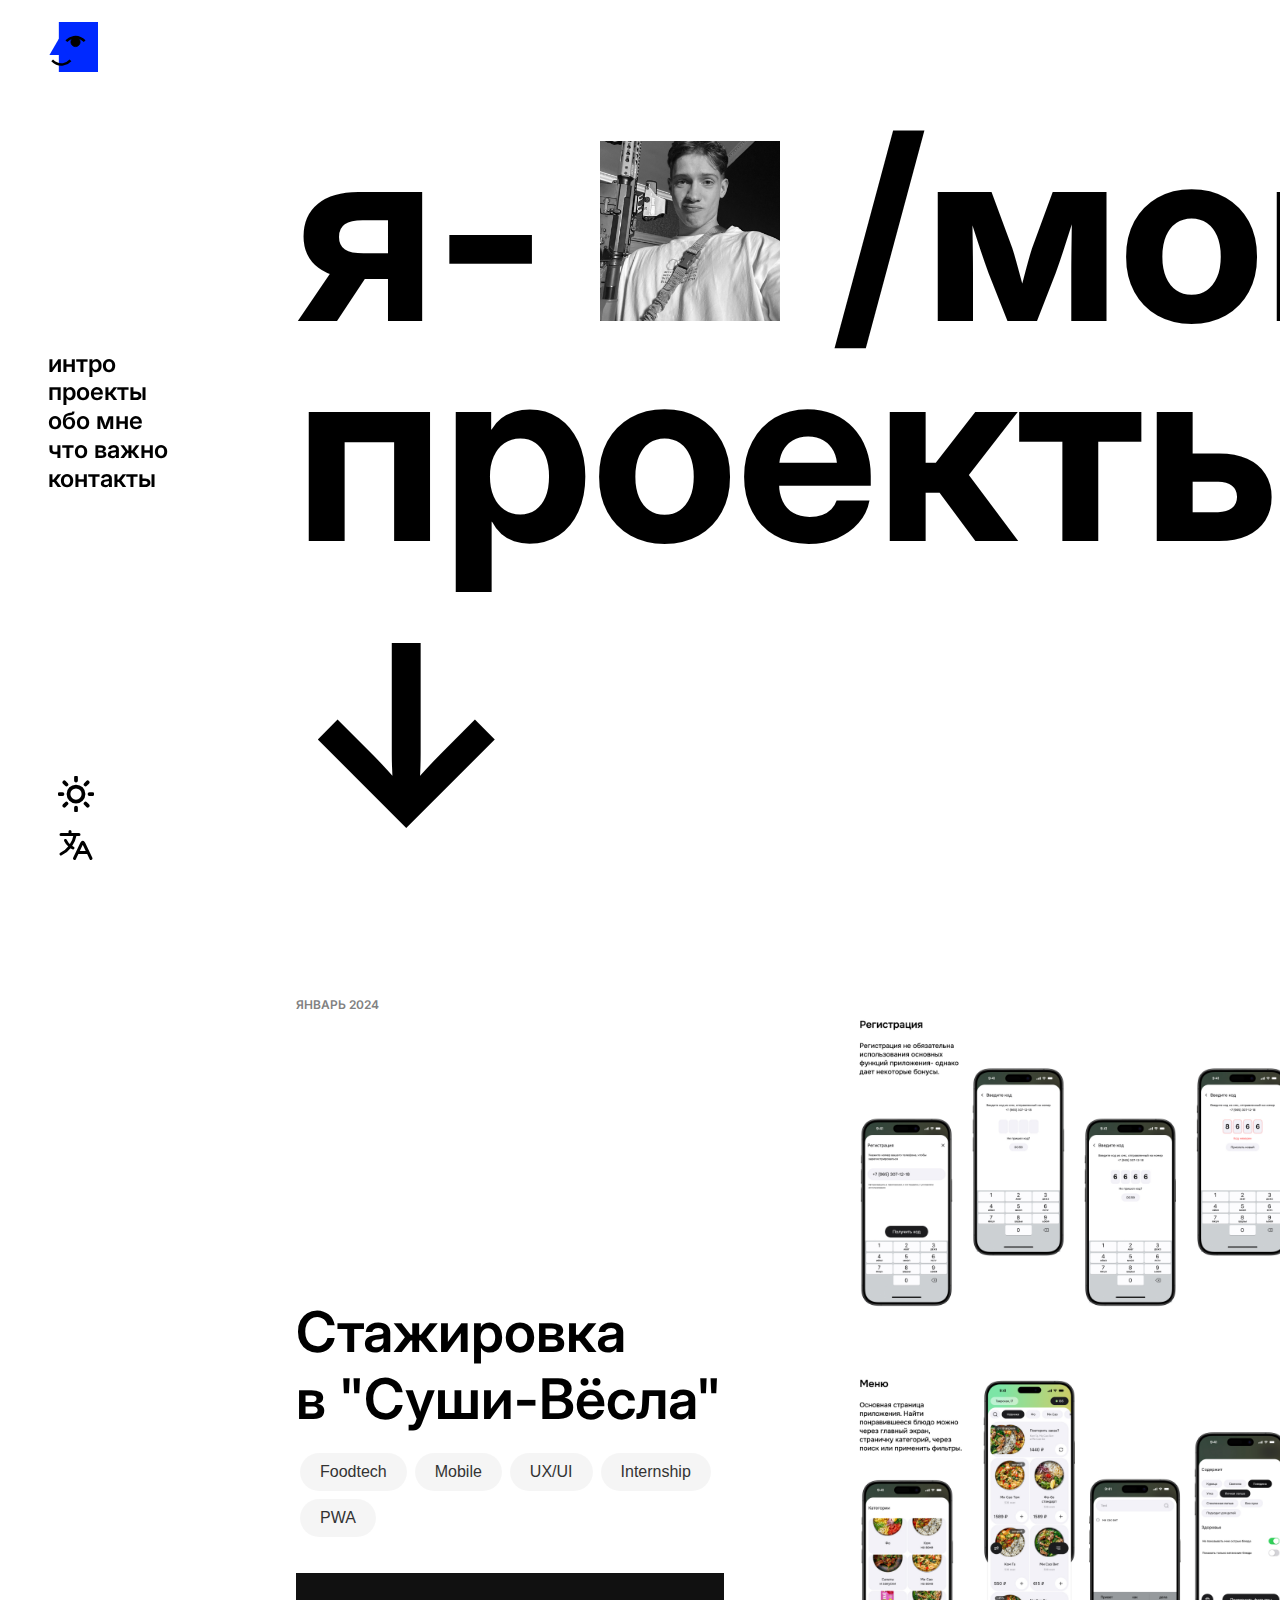
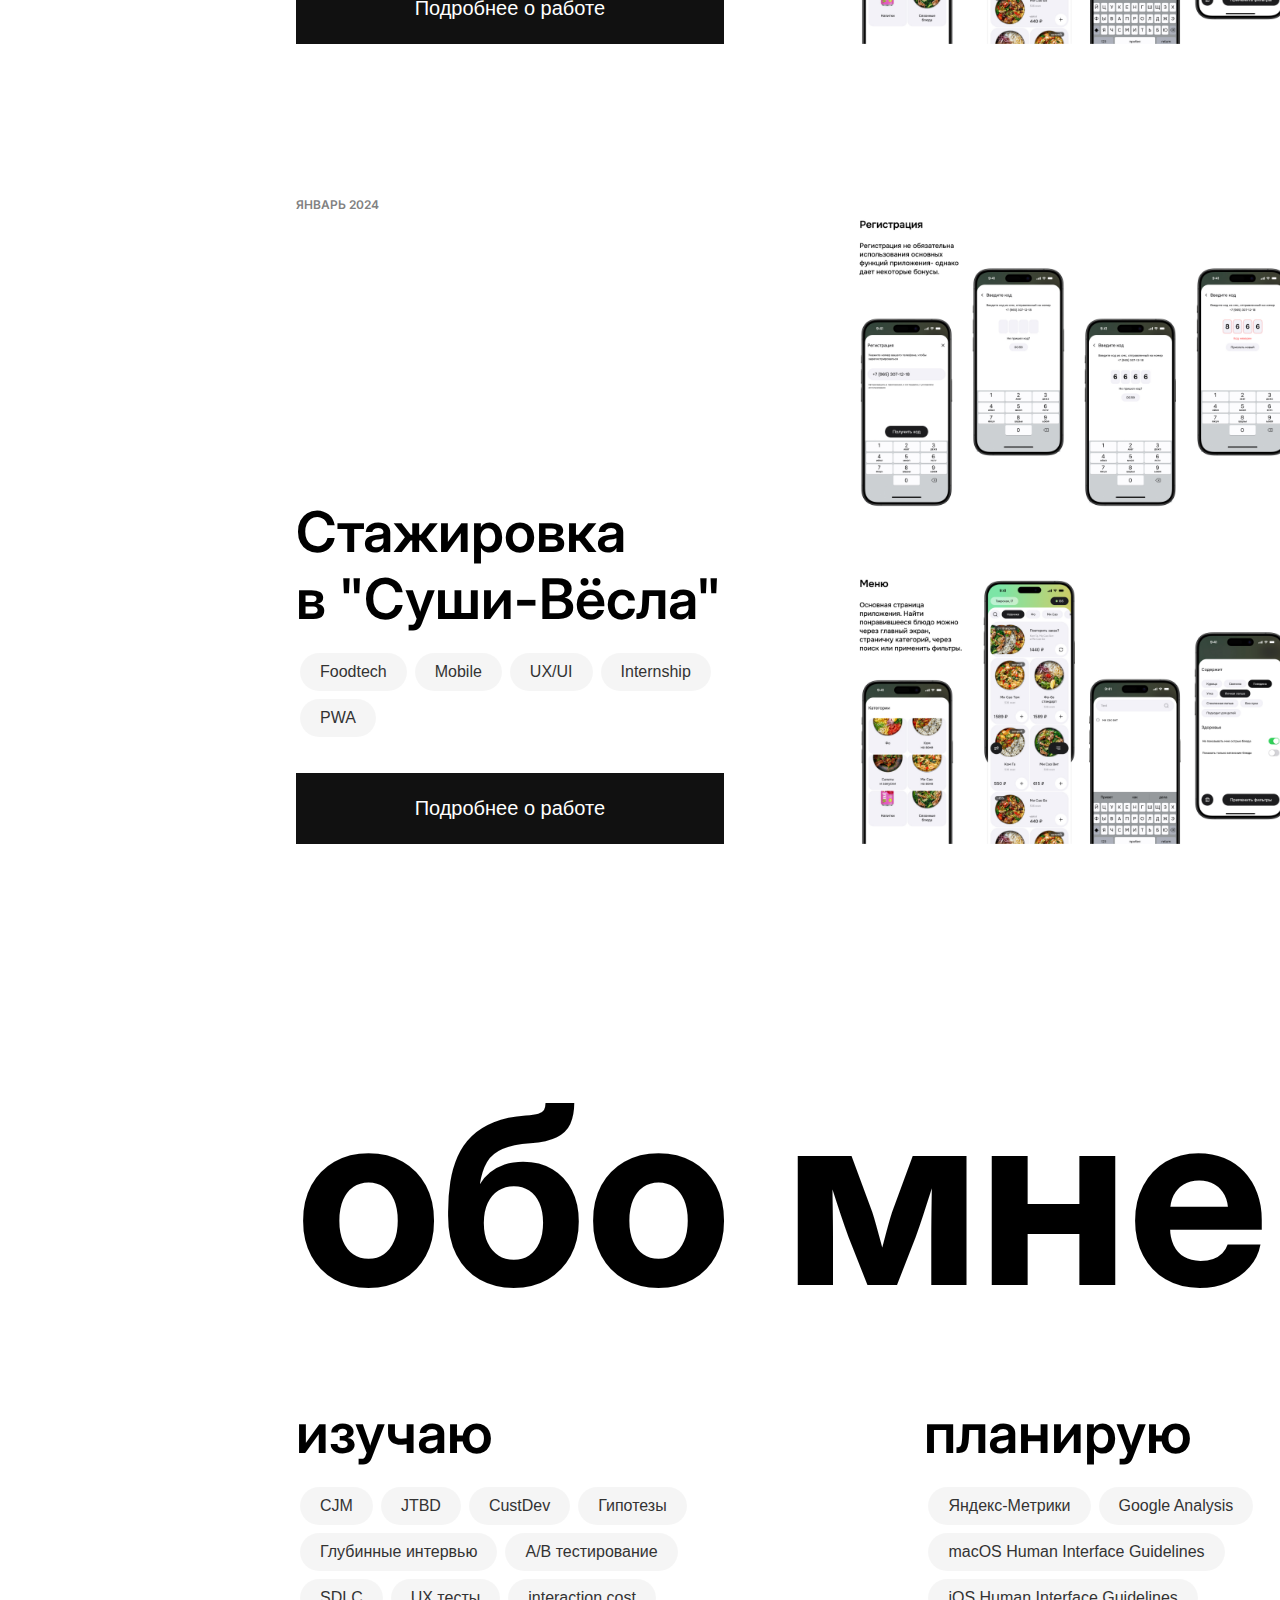
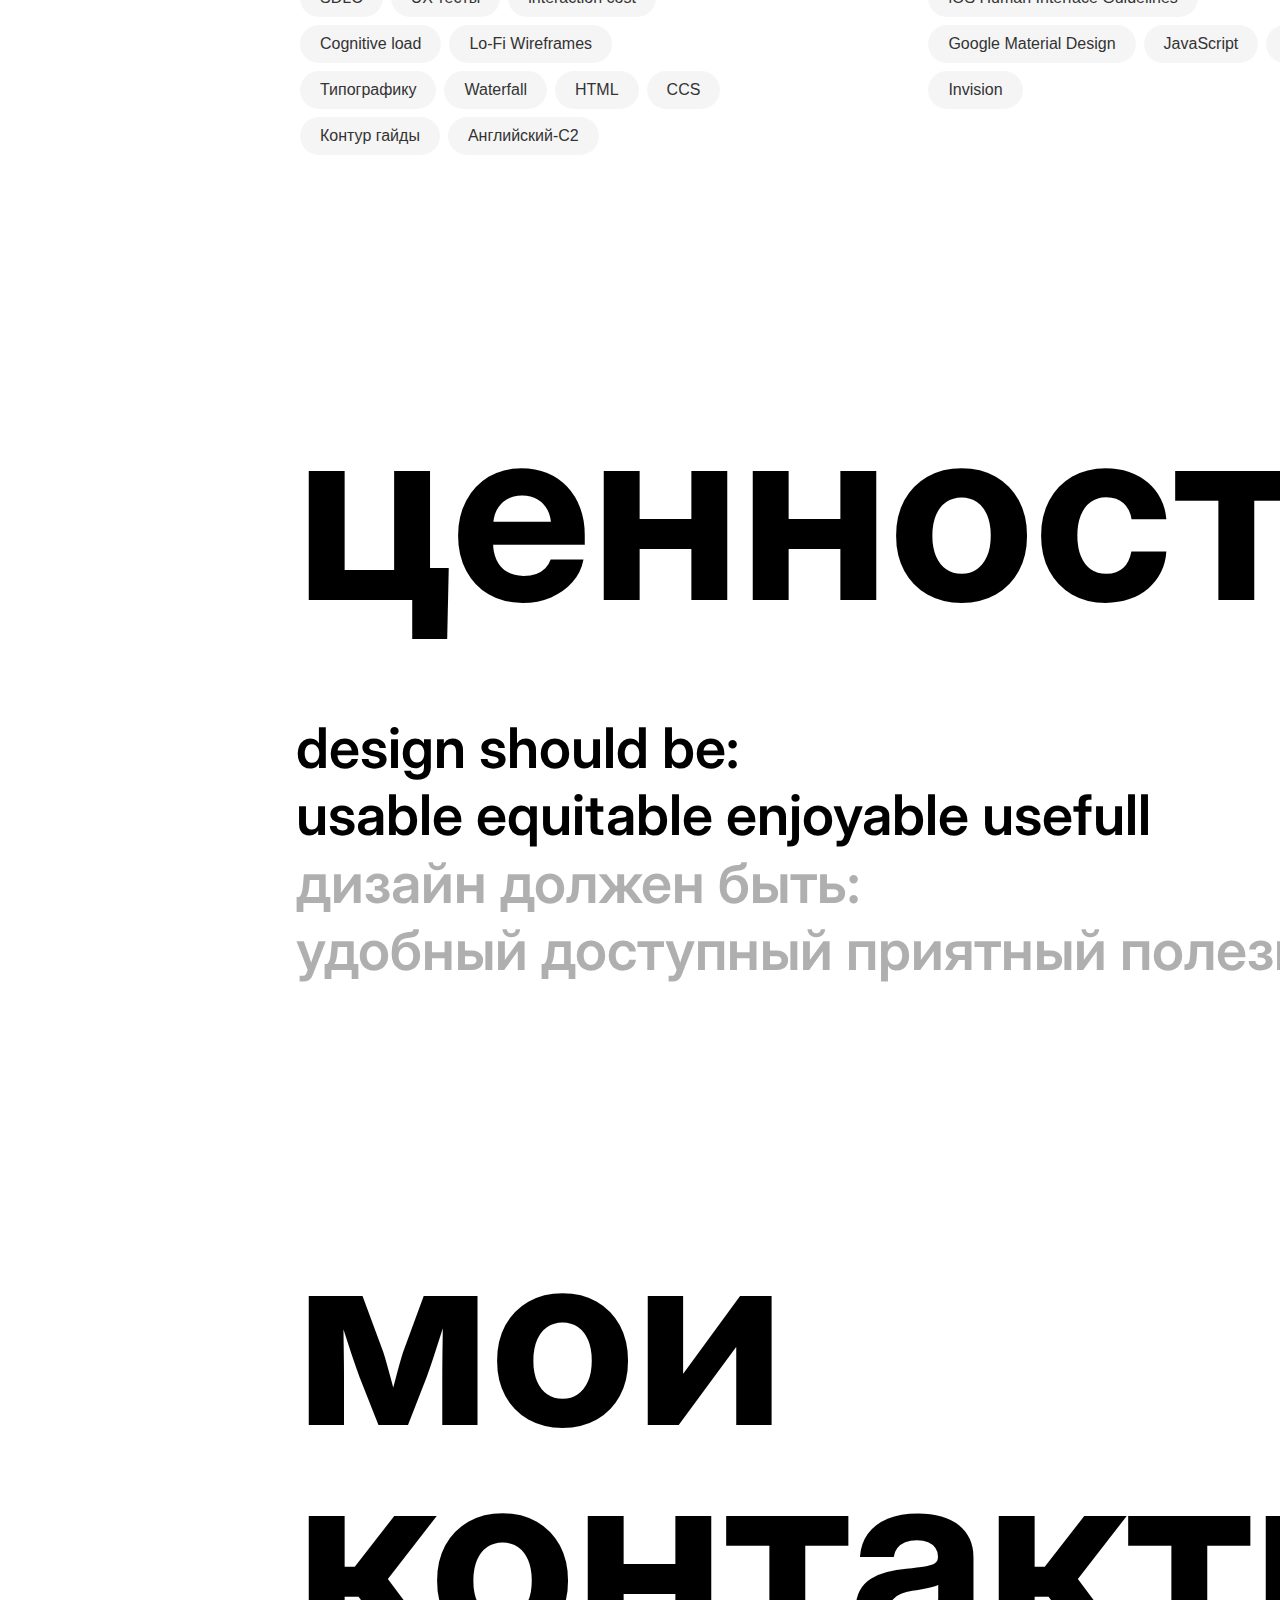
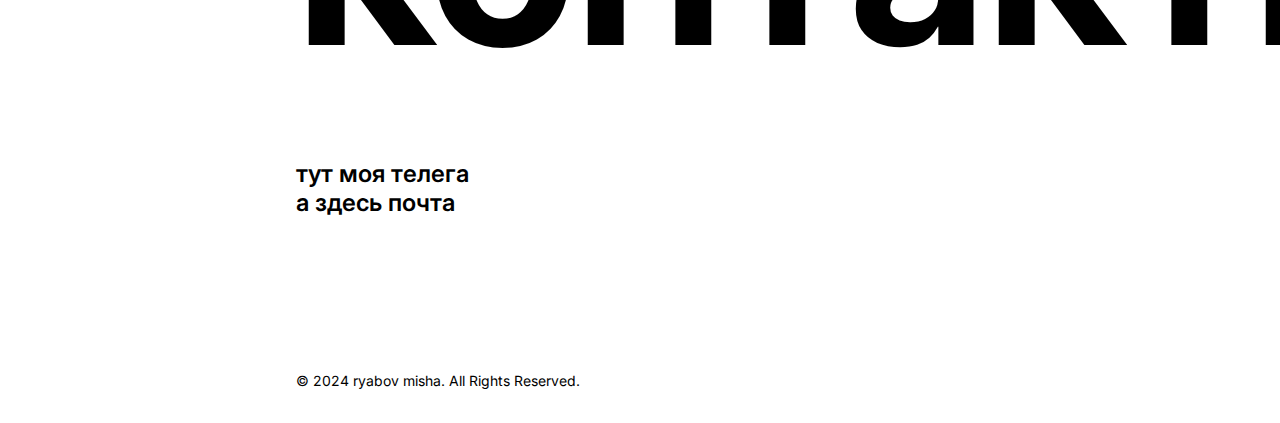
<file: html/index.html>
<!DOCTYPE html>
<html lang="ru">
  <head>
    <meta charset="UTF-8" />
    <meta name="viewport" content="width=device-width, initial-scale=1.0" />
    <title>Миша Рябов</title>
    <link rel="preconnect" href="https://fonts.googleapis.com" />
    <link rel="preconnect" href="https://fonts.gstatic.com" crossorigin />
    <link
      href="https://fonts.googleapis.com/css2?family=Inter:opsz,wght@14..32,100..900&display=swap"
      rel="stylesheet"
    />
    <link
      rel="stylesheet"
      href="https://cdnjs.cloudflare.com/ajax/libs/font-awesome/6.6.0/css/all.min.css"
      integrity="sha512-Kc323vGBEqzTmouAECnVceyQqyqdsSiqLQISBL29aUW4U/M7pSPA/gEUZQqv1cwx4OnYxTxve5UMg5GT6L4JJg=="
      crossorigin="anonymous"
      referrerpolicy="no-referrer"
    />
    <link rel="stylesheet" href="css/styles.css" />
    <link rel="shortcut icon" href="images/ICON.svg" type="image/x-icon" />
  </head>
  <body>
    <div class="container-l">
      <div class="main-menu">
        <a class="anchor" href="index.html"
          ><img src="images/ICON.svg" width="50"
        /></a>
        <div>
          <h3>
            <a class="anchor" href="#intro">интро</a>
          </h3>
          <h3>
            <a class="anchor" href="#work01">проекты</a>
          </h3>
          <h3>
            <a class="anchor" href="#me">обо мне</a>
          </h3>
          <h3>
            <a class="anchor" href="#values">что важно</a>
          </h3>
          <h3>
            <a class="anchor" href="#contacts">контакты</a>
          </h3>
        </div>
        <div>
          <ul>
            <li>
              <a class="anchor" href="index.html"
                ><img src="images/Sun.svg" width="36"
              /></a>
            </li>
            <li>
              <a class="anchor" href="index.html"
                ><img src="images/translate-01.svg" width="36"
              /></a>
            </li>
          </ul>
        </div>
      </div>

      <div class="container">
        <div class="paddingTop120 paddingBottom120" id="intro">
          <h1 class="heading">
            я-
            <span><img src="images/image 45.png" height="180" /></span>
            /мои
            <br />
            проекты
            <div class="paddingTop64">↓</div>
          </h1>
        </div>

        <div class="container-content" id="work01">
          <div class="container-content-text">
            <p>ЯНВАРЬ 2024</p>
            <div>
              <div class="paddingBottom16">
                <h4>
                  <a class="anchor" href="index.html"
                    >Стажировка<br />в "Суши-Вёсла"
                  </a>
                </h4>
              </div>
              <div class="container-tag">
                <button class="btn secondary-btn">Foodtech</button>
                <button class="btn secondary-btn">Mobile</button>
                <button class="btn secondary-btn">UX/UI</button>
                <button class="btn secondary-btn">Internship</button>
                <button class="btn secondary-btn">PWA</button>
              </div>
              <div class="paddingTop32">
                <button class="glow-on-hover">Подробнее о работе</button>
              </div>
            </div>
          </div>
          <div class="container-image">
            <a class="anchor" href="index.html"
              ><img
                src="images/Group 1597880407.jpg"
                width="100%"
                height="100%"
            /></a>
          </div>
        </div>
        <div class="container-content" id="work02">
          <div class="container-content-text">
            <p>ЯНВАРЬ 2024</p>
            <div>
              <div class="paddingBottom16">
                <h4>
                  <a class="anchor" href="index.html"
                    >Стажировка<br />в "Суши-Вёсла"
                  </a>
                </h4>
              </div>
              <div class="container-tag">
                <button class="btn secondary-btn">Foodtech</button>
                <button class="btn secondary-btn">Mobile</button>
                <button class="btn secondary-btn">UX/UI</button>
                <button class="btn secondary-btn">Internship</button>
                <button class="btn secondary-btn">PWA</button>
              </div>
              <div class="paddingTop32">
                <button class="glow-on-hover" onclick="window.location.href='work.html'">
                  Подробнее о работе</button>
              </div>
            </div>
          </div>
          <div class="container-image">
            <a class="anchor" href="index.html"
              ><img
                src="images/Group 1597880407.jpg"
                width="100%"
                height="100%"
            /></a>
          </div>
        </div>
        <div class="paddingTop120 paddingBottom64" id="me">
          <h1 class="heading">обо мне</h1>
        </div>
        <div class="container-content" id="work02">
          <div class="container-content-text2">
            <div>
              <div class="paddingBottom16">
                <h4>изучаю</h4>
              </div>
              <div class="container-tag">
                <button class="btn secondary-btn">CJM</button>
                <button class="btn secondary-btn">JTBD</button>
                <button class="btn secondary-btn">СustDev</button>
                <button class="btn secondary-btn">Гипотезы</button>
                <button class="btn secondary-btn">Глубинные интервью</button>
                <button class="btn secondary-btn">A/B тестирование</button>
                <button class="btn secondary-btn">SDLC</button>
                <button class="btn secondary-btn">UX тесты</button>
                <button class="btn secondary-btn">interaction cost</button>
                <button class="btn secondary-btn">Cognitive load</button>
                <button class="btn secondary-btn">Lo-Fi Wireframes</button>
                <button class="btn secondary-btn">Типографику</button>
                <button class="btn secondary-btn">Waterfall</button>
                <button class="btn secondary-btn">HTML</button>
                <button class="btn secondary-btn">CCS</button>
                <button class="btn secondary-btn">Контур гайды</button>
                
                </button>
                <button class="btn secondary-btn">Английский-С2</button>
              </div>
            </div>
          </div>
          <div class="container-content-text2">
            <div>
              <div class="paddingBottom16">
                <h4>планирую</h4>
              </div>
              <div class="container-tag">
                <button class="btn secondary-btn">Яндекс-Метрики</button>
                <button class="btn secondary-btn">Google Analysis</button>
                <button class="btn secondary-btn">
                  macOS Human Interface Guidelines
                </button>
                <button class="btn secondary-btn">
                  iOS Human Interface Guidelines
                </button>
                <button class="btn secondary-btn">
                  Google Material Design
                <button class="btn secondary-btn">JavaScript</button>
                <button class="btn secondary-btn">SQL</button>
                <button class="btn secondary-btn">Invision</button>
              </div>
            </div>
          </div>
        </div>

        <div class="paddingTop120 paddingBottom64" id="values">
          <h1 class="heading">ценности</h1>
        </div>
        <div class="container-content">
          <div>
            <h4>design should be:</h4>

            <div class="padding-bottom32">
              <h4>usable equitable enjoyable usefull</h4>
              <h4 class="h4">дизайн должен быть:</h4>
              <h4 class="h4">удобный доступный приятный полезный</h4>
            </div>
          </div>
        </div>
        <div class="paddingTop120 paddingBottom64" id="contacts">
          <h1 class="heading">мои контакты</h1>
        </div>
        <div class="container-content">
          <div>
            <h3>
              <a class="underline-on-hover" href="https://t.me/bybuus">тут моя телега</a>
            </h3>
            <h3>
              <a class="underline-on-hover" href="mailto:ryabov.ux@gmail.com">а здесь почта</a>
            </h3>
          </div>
        </div>
        <div class="container-content-footer">
          © 2024 ryabov misha. All Rights Reserved.
        </div>
      </div>
      <script src="js/app.js"></script>
      
    </div>
    
  </body>
  
</html>
</file>
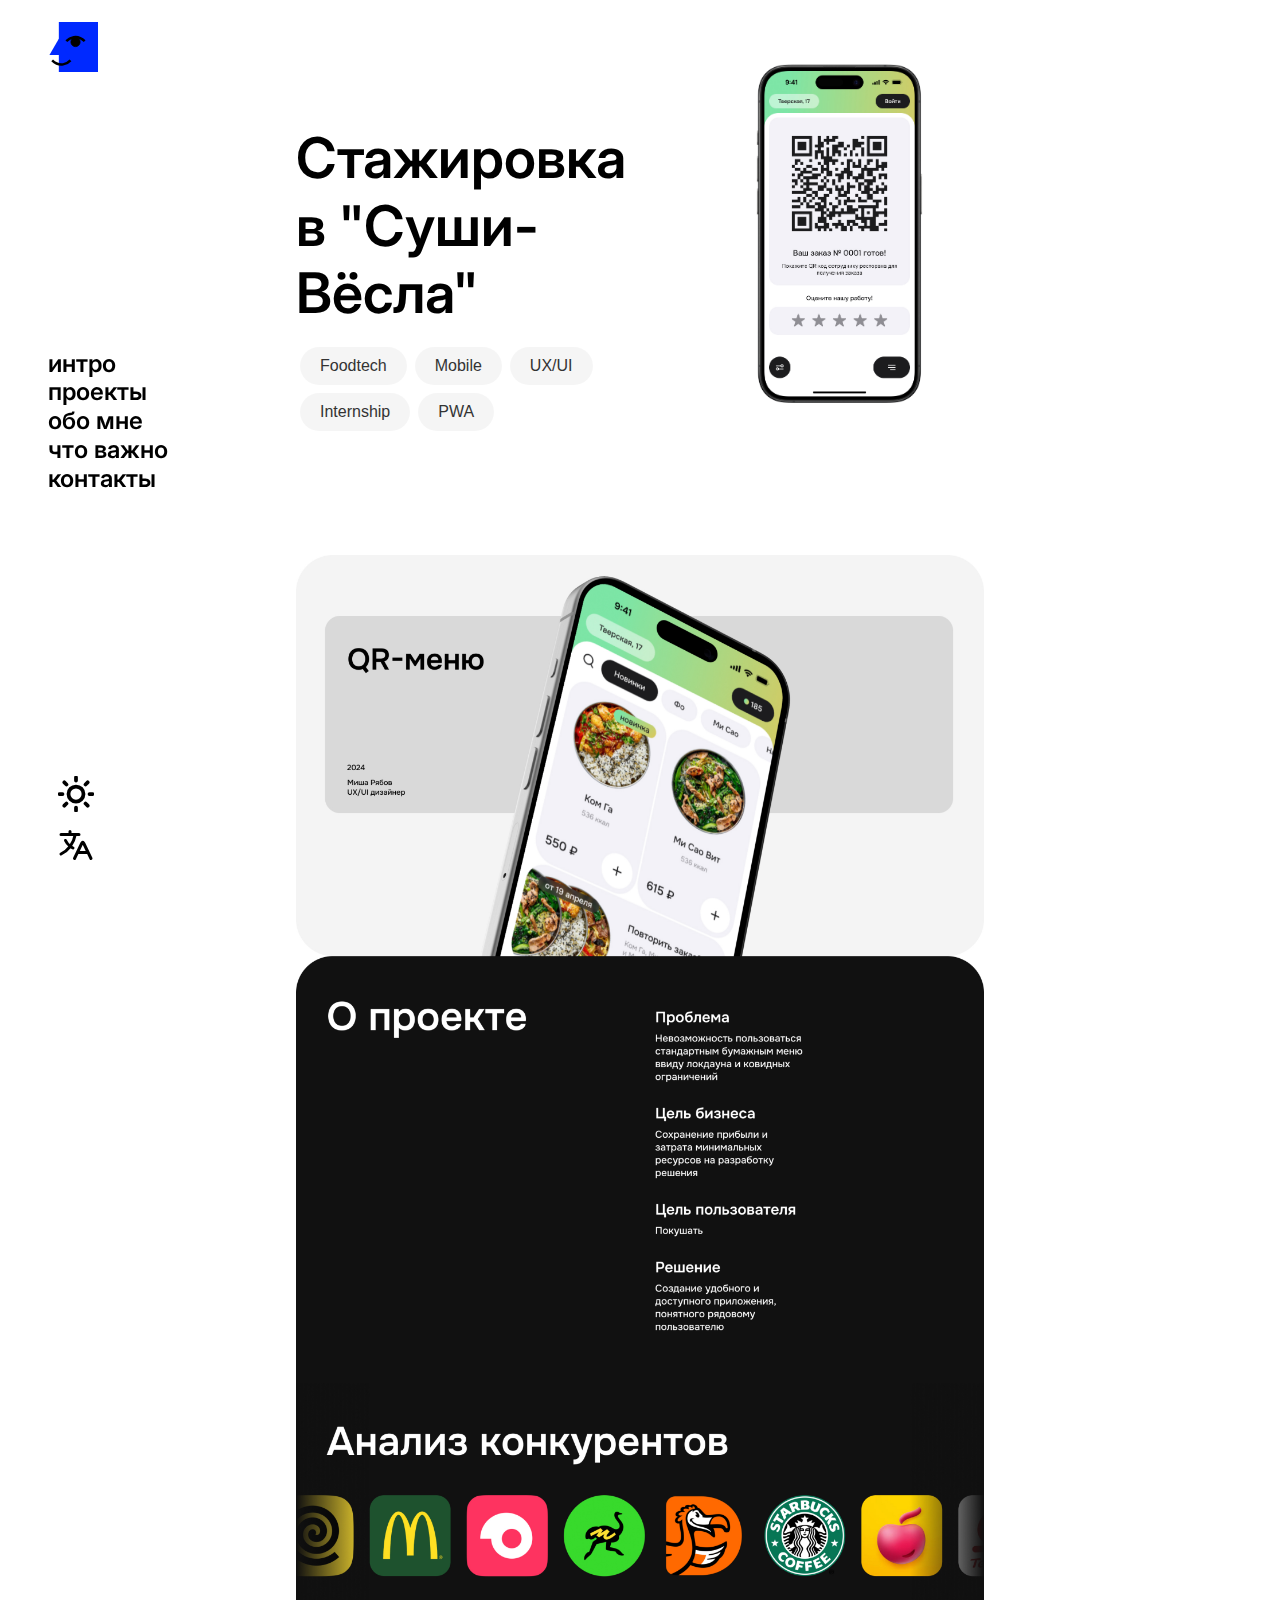
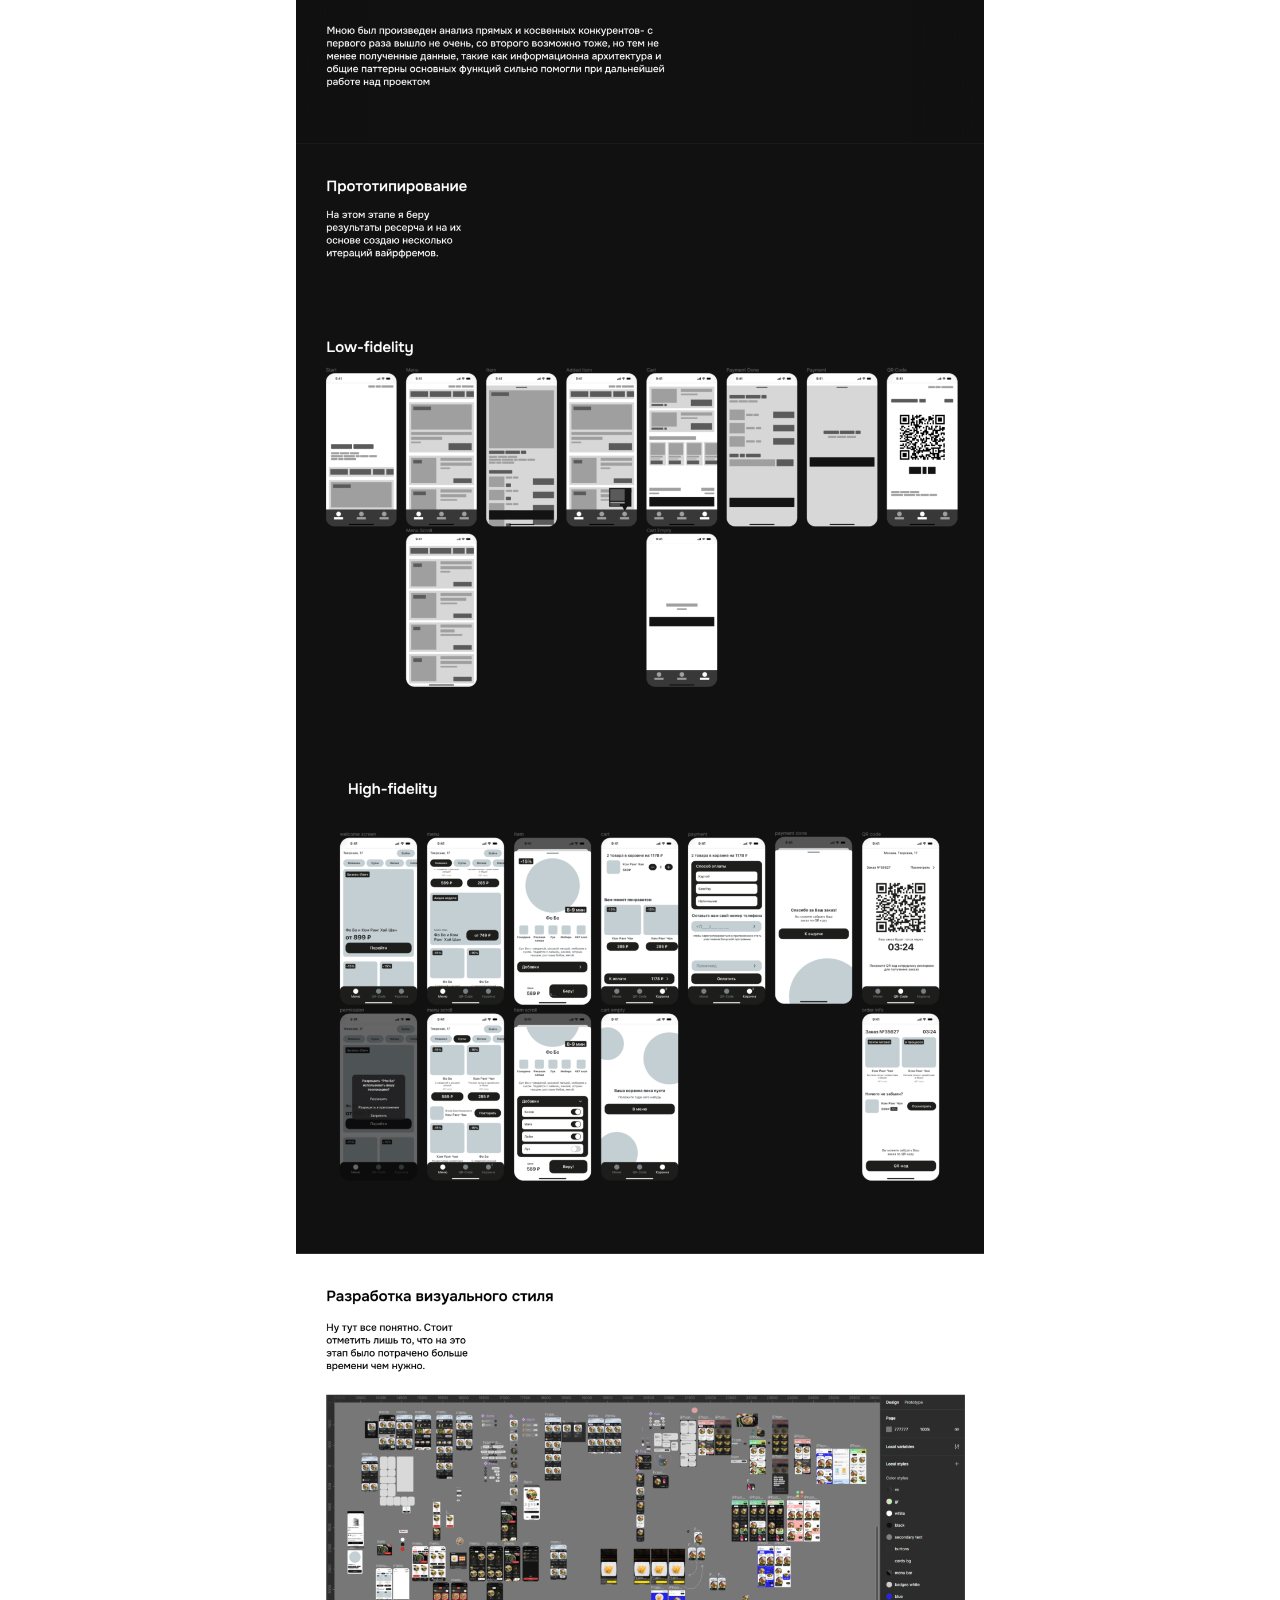
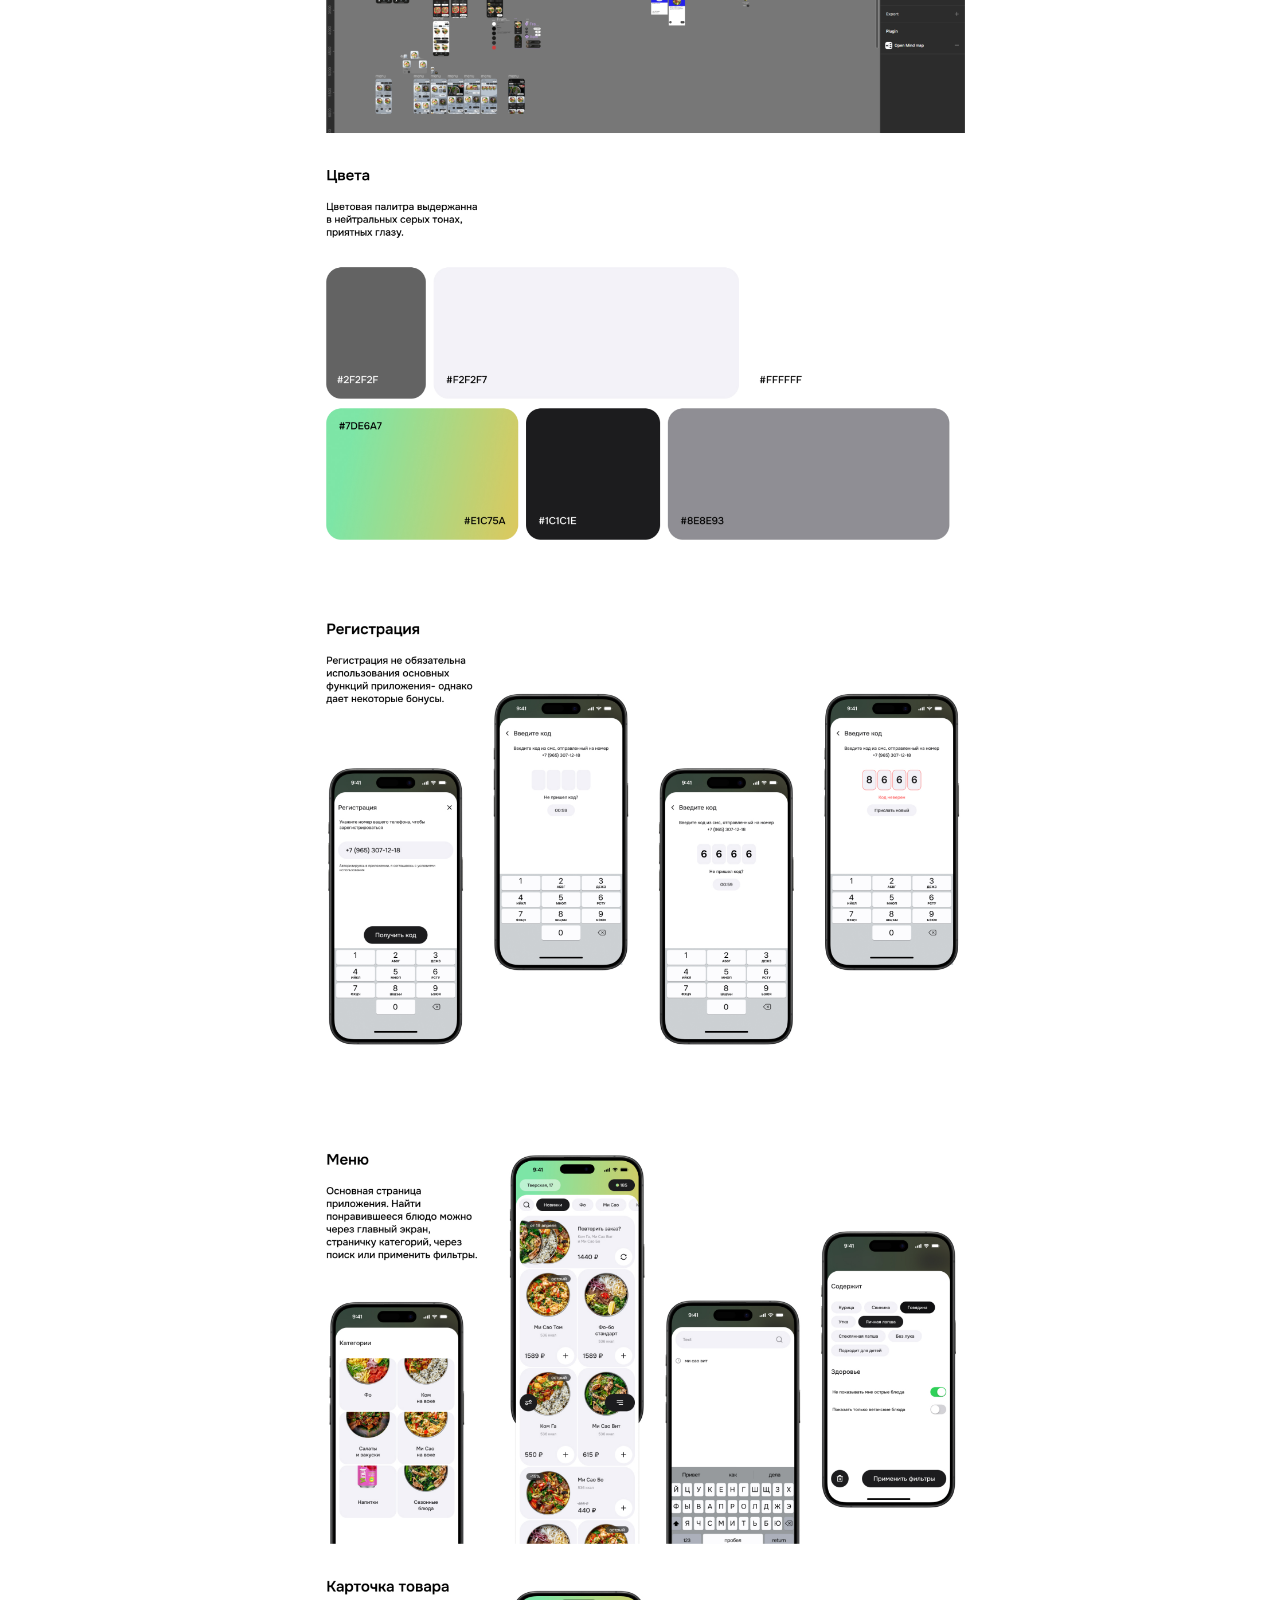
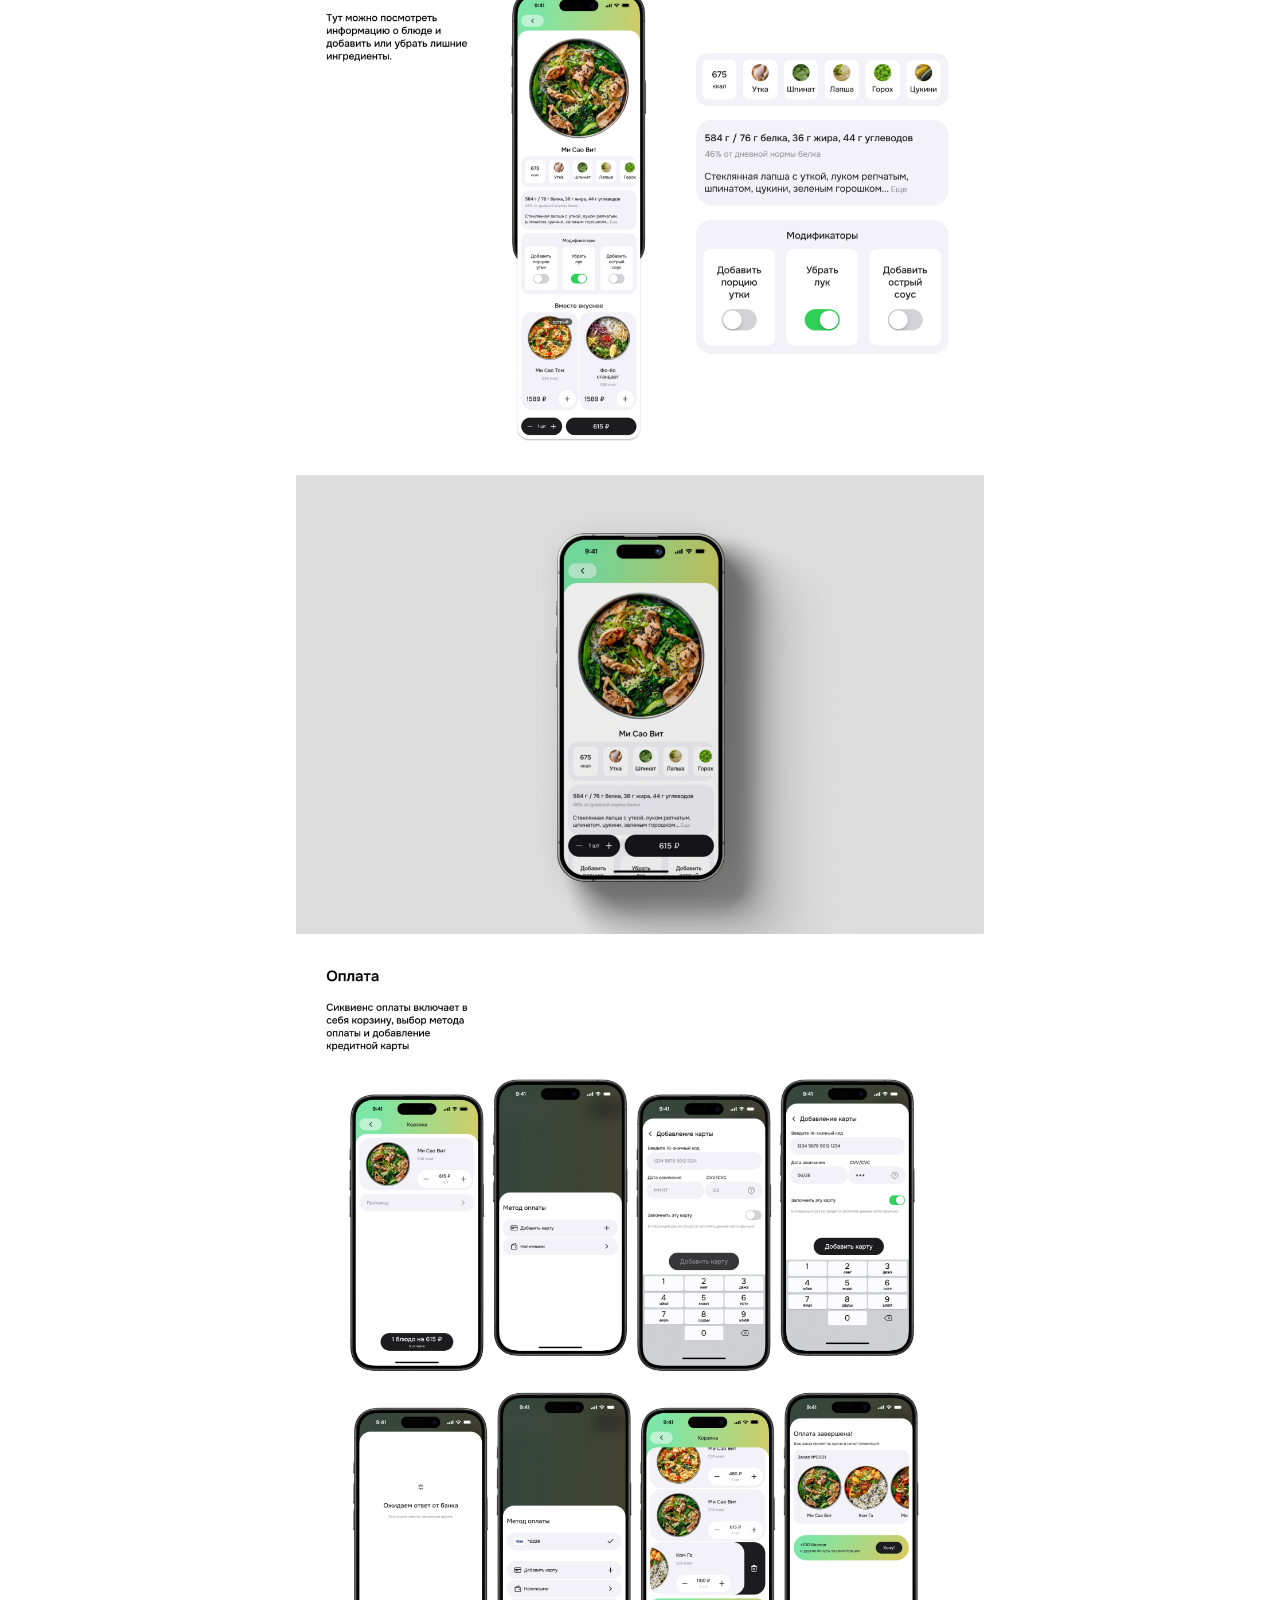
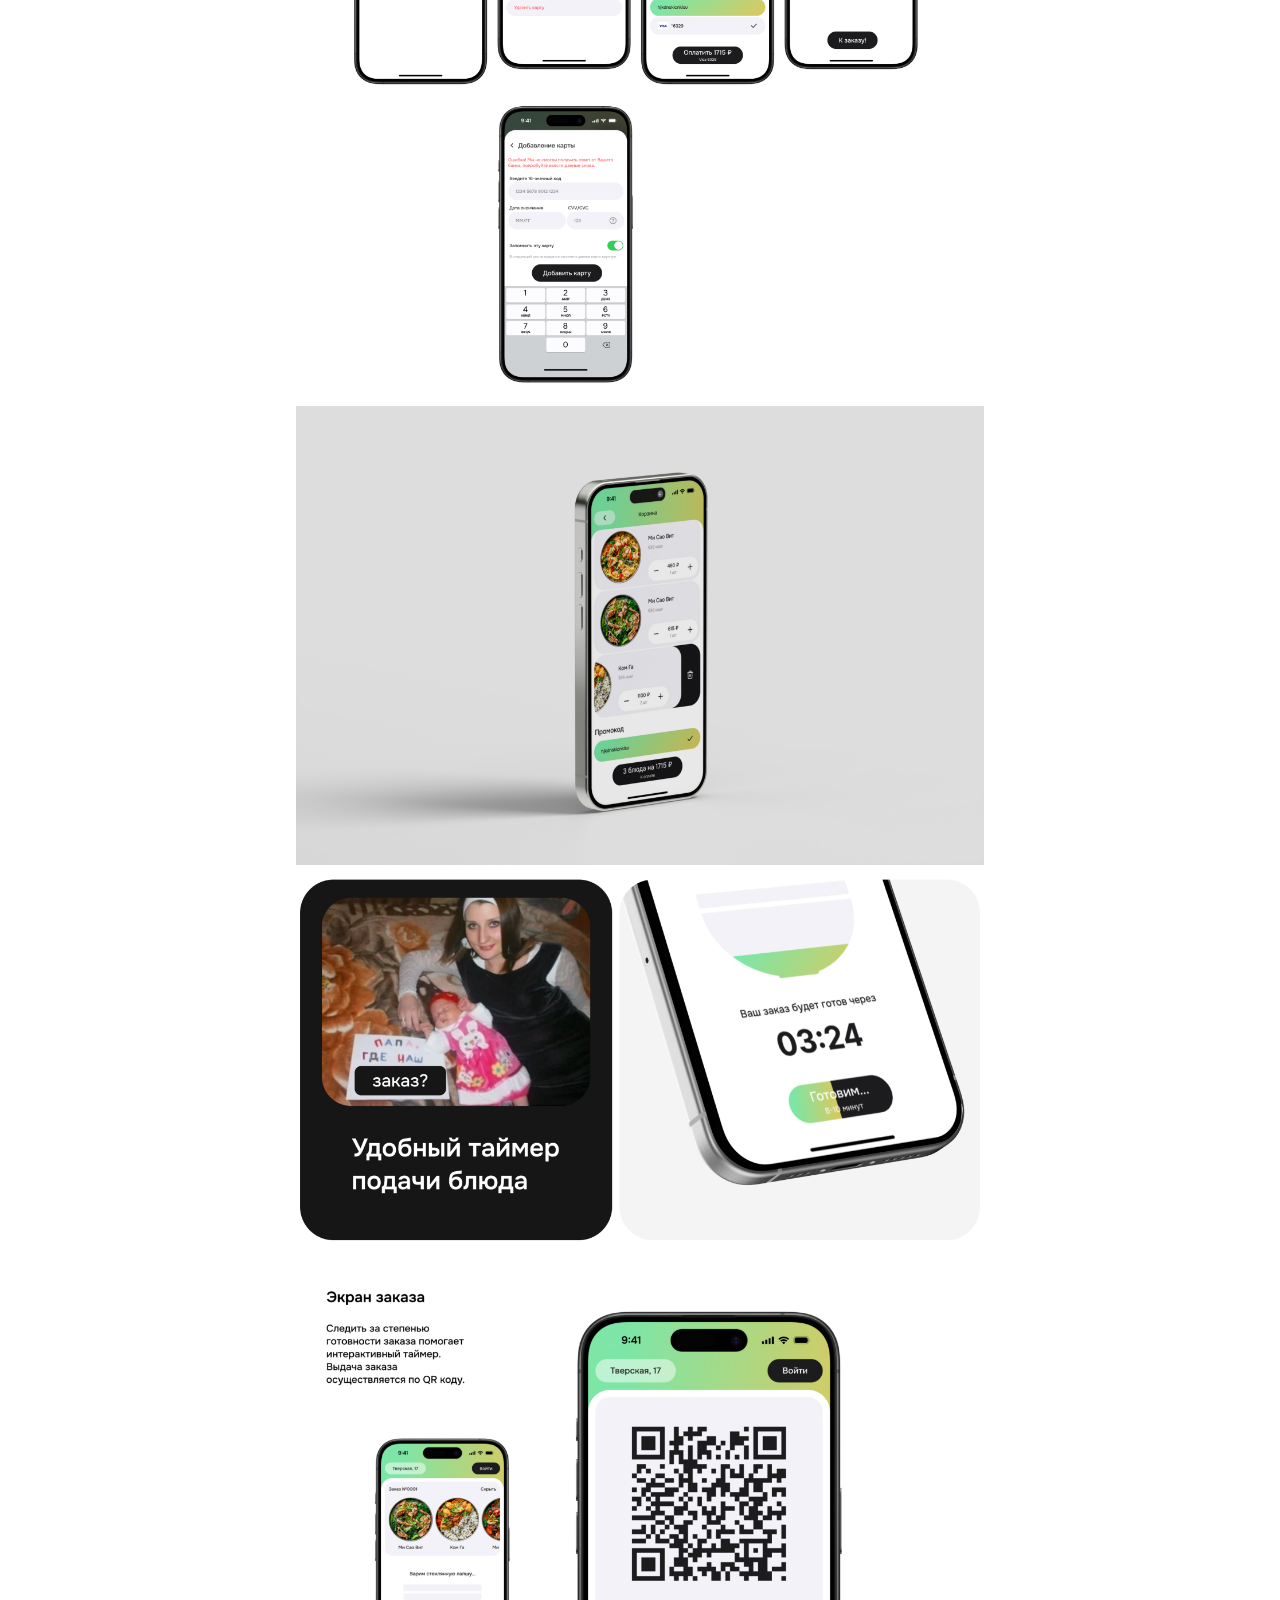
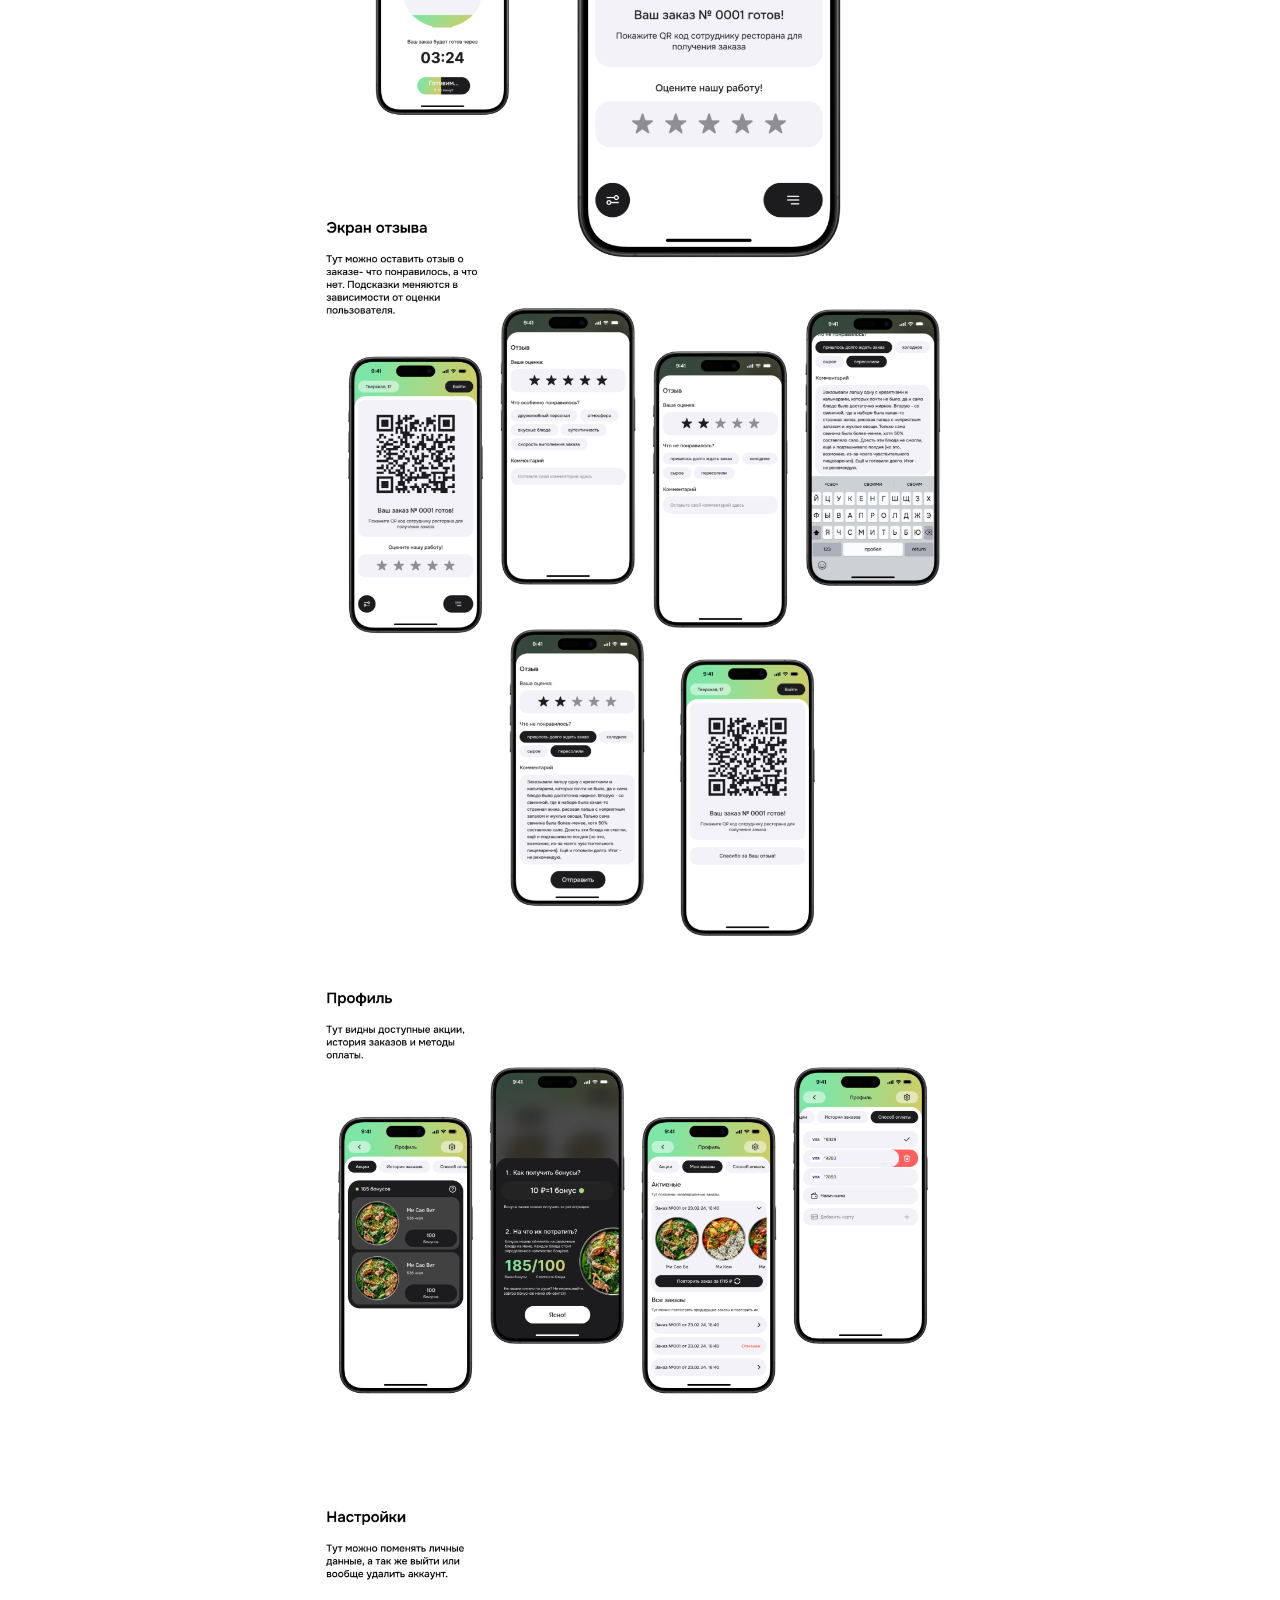
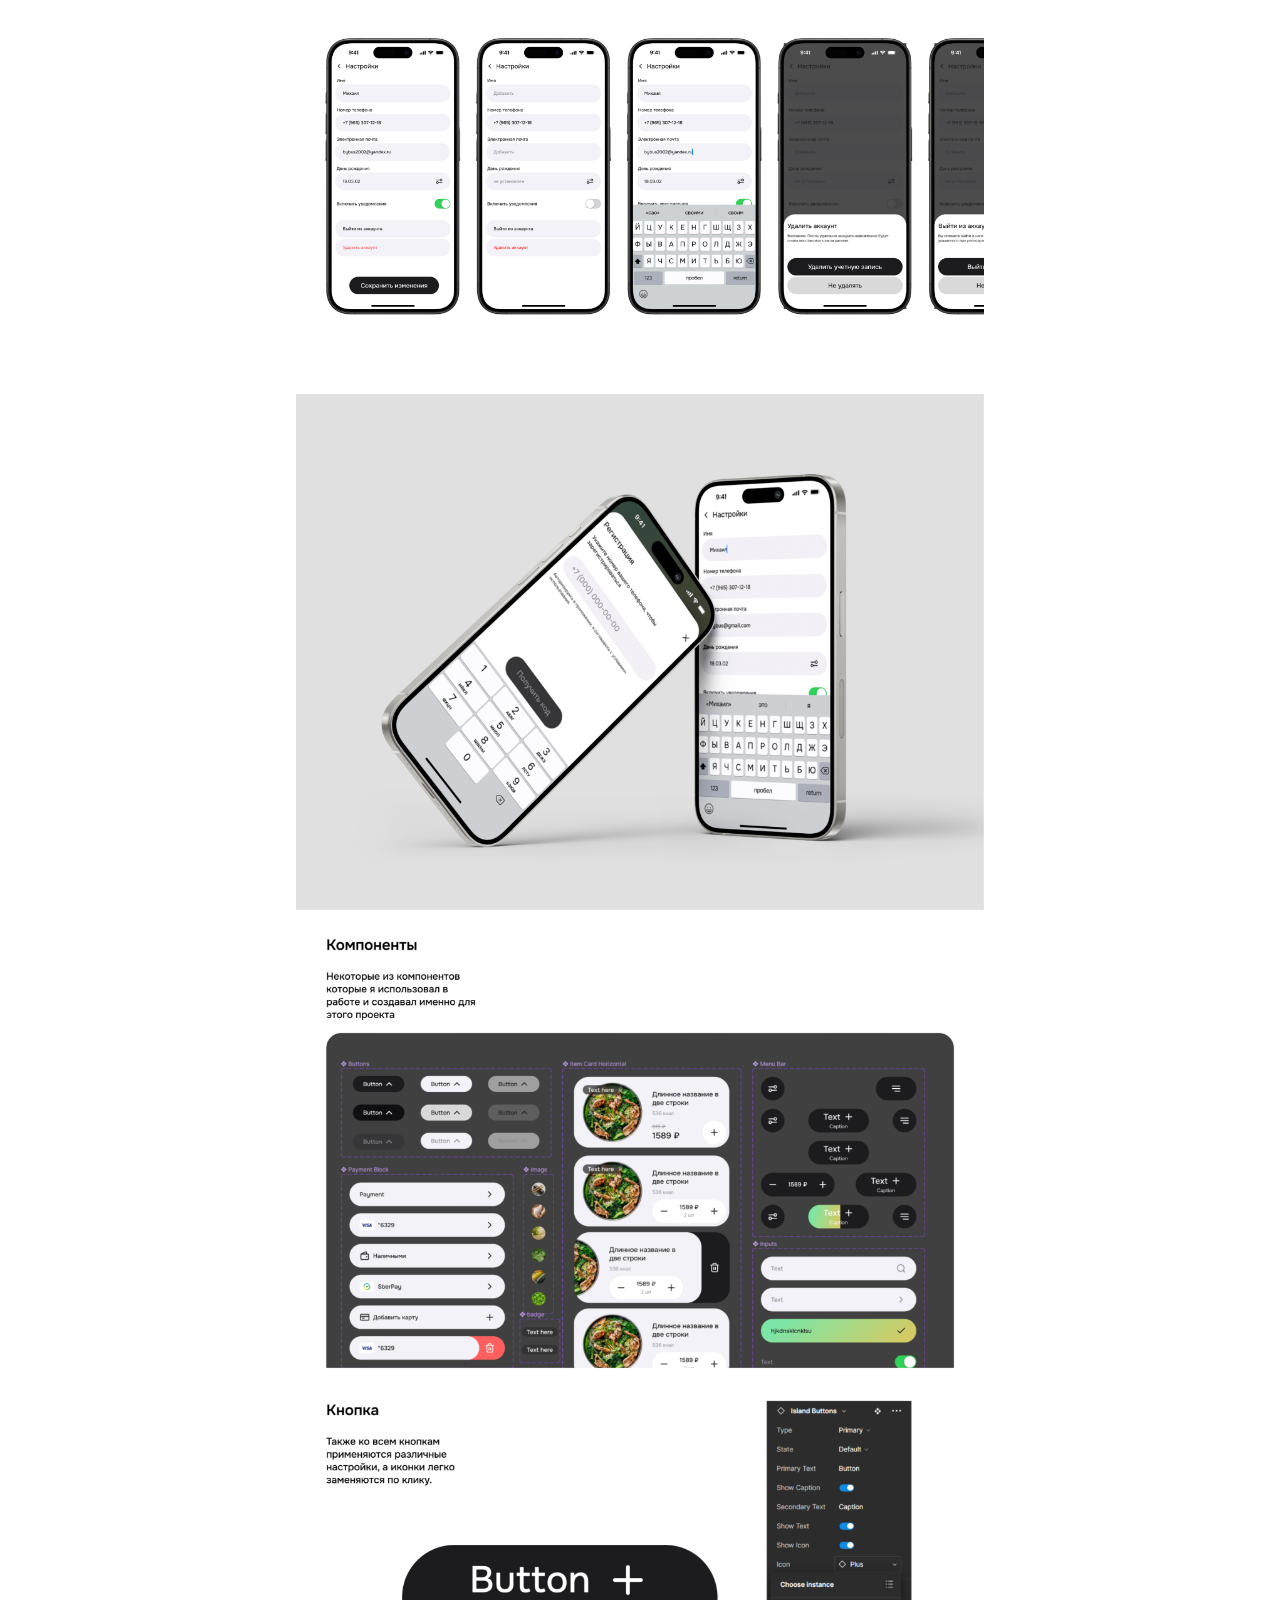
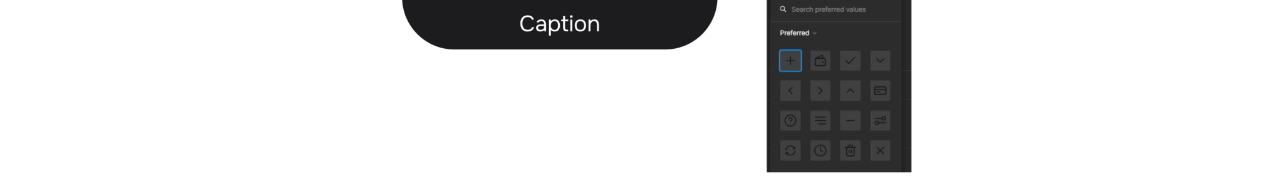
<file: html/work.html>
<!DOCTYPE html>
<html lang="en">
  <head>
    <meta charset="UTF-8" />
    <meta name="viewport" content="width=device-width, initial-scale=1.0" />
    <title>Проекты</title>
    <link rel="preconnect" href="https://fonts.googleapis.com" />
    <link rel="preconnect" href="https://fonts.gstatic.com" crossorigin />
    <link
      href="https://fonts.googleapis.com/css2?family=Inter:opsz,wght@14..32,100..900&display=swap"
      rel="stylesheet"
    />
    <link
      rel="stylesheet"
      href="https://cdnjs.cloudflare.com/ajax/libs/font-awesome/6.6.0/css/all.min.css"
      integrity="sha512-Kc323vGBEqzTmouAECnVceyQqyqdsSiqLQISBL29aUW4U/M7pSPA/gEUZQqv1cwx4OnYxTxve5UMg5GT6L4JJg=="
      crossorigin="anonymous"
      referrerpolicy="no-referrer"
    />
    <link rel="stylesheet" href="css/styles.css" />
    <link rel="shortcut icon" href="images/ICON.svg" type="image/x-icon" />
  </head>
  <body>
    <div class="container-w">
      <div class="main-menu">
        <a class="anchor" href="index.html"
          ><img src="images/ICON.svg" width="50"
        /></a>
        <div>
          <h3>
            <a class="anchor" href="index.html#intro">интро</a>
          </h3>
          <h3>
            <a class="anchor" href="index.html#work01">проекты</a>
          </h3>
          <h3>
            <a class="anchor" href="index.html#me">обо мне</a>
          </h3>
          <h3>
            <a class="anchor" href="index.html#values">что важно</a>
          </h3>
          <h3>
            <a class="anchor" href="index.html#contacts">контакты</a>
          </h3>
        </div>
        <div>
          <ul>
            <li>
              <a class="anchor" href="index.html"
                ><img src="images/Sun.svg" width="36"
              /></a>
            </li>
            <li>
              <a class="anchor" href="index.html"
                ><img src="images/translate-01.svg" width="36"
              /></a>
            </li>
          </ul>
        </div>
      </div>

      <div class="container-content">
        <div class="container-content-text">
          <div>
            <div class="paddingBottom16">
              <h4>
                Стажировка<br />в "Суши-Вёсла"
                </a>
              </h4>
            </div>
            <div class="container-tag">
              <button class="btn secondary-btn">Foodtech</button>
              <button class="btn secondary-btn">Mobile</button>
              <button class="btn secondary-btn">UX/UI</button>
              <button class="btn secondary-btn">Internship</button>
              <button class="btn secondary-btn">PWA</button>
            </div>
          </div>
        </div>
        <div class="container-image">
          <img src="images/Frame 26632.jpg" width="100%" height="100%"
          /></a>
        </div>
      </div>

      <div class="container">
        <img src="images/Frame 26636.jpg" width="100%" height="100%" />
        <img src="images/Group 1597880405.jpg" width="100%" height="100%" />
        <img src="images/Group 1597880406.jpg" width="100%" height="100%" />
        <img src="images/Group 1597880407.jpg" width="100%" height="100%" />
        <img src="images/Group 1597880408.jpg" width="100%" height="100%" />
        <img src="images/Group 1597880409.jpg" width="100%" height="100%" />
        <img src="images/Group 1597880410.jpg" width="100%" height="100%" />
        <img src="images/Group 1597880411.jpg" width="100%" height="100%" />
        <img src="images/Group 1597880412.jpg" width="100%" height="100%" />
        <img src="images/Group 1597880413.jpg" width="100%" height="100%" />
      </div>
    </div>
  </body>
</html>
</file>
<file: html/css/styles.css>
* {
  box-sizing: border-box;
  margin: 0%;
  padding: 0%;
}

html {
  scroll-behavior: smooth;
}

body {
  font-family: "Inter", sans-serif;
  font-size: 14px;
  line-height: 1.5;
  background-color: #fff;
}

a {
  text-decoration: none;
  color: #000000;
}

.underline-on-hover {
  text-decoration: none;
  color: black;
}
.underline-on-hover:hover {
  text-decoration: underline;
}

p {
  font-weight: 600;
  font-size: 12px;
  text-decoration: none;
  color: #818181;
}

ul {
  list-style: none;
}

li {
  list-style: none;
  margin: 10px;
}

image {
  max-width: 100%;
}

/* navbar */
.navbar {
  padding: 20px;
}

.main-menu {
  display: flex;
  flex-direction: column;
  justify-content: space-between;
  width: 200px;
  height: 100vh;
  position: fixed;
  z-index: 1;
  top: 0;
  left: 0;
  overflow-x: hidden;
  padding-top: 22px;
  padding-left: 48px;
  padding-bottom: 22px;
}

.navbar h2 {
  padding: 0 32px 0 0;
}

.navbar p {
  padding: 0 64px;
}

.navbar a:hover {
  color: blue;
}
.main-menu a:hover {
  text-decoration: underline;
}
.navbar p:hover {
  color: blue;
}

/* utility classes */
.container {
  display: flex;
  flex-direction: column;
  align-items: right;
  max-width: 1450px;
  margin: 0 auto;
  padding: 0 px;
}

.container-sm {
  max-width: 800px;
  margin: 0 auto;
  padding: 0 12px;
}

.container-l {
  display: flex;
  flex-direction: row;
  margin: 0 auto;
  padding: 0 296px;
}

.container-w {
  display: flex;
  flex-direction: column;
  margin: 0 auto;
  padding: 0 296px;
}

.container-content {
  display: flex;
  flex-direction: row;
  justify-content: space-between;
  max-height: 800px;
  align-items: end;
  padding-top: 32px;
  padding-bottom: 120px;
}

.container-content-footer {
  display: flex;
  flex-direction: row;
  justify-content: space-between;
  max-height: 800px;
  align-items: end;
  padding-top: 32px;
  padding-bottom: 32px;
}

.container-content-text {
  display: flex;
  flex-direction: column;
  justify-content: space-between;
  height: 100%;
  width: 70%;
}

.container-content-text2 {
  display: flex;
  flex-direction: column;
  justify-content: space-between;
  margin-right: 64px;
  height: 100%;
  width: 40%;
}

.container-tag {
  display: flex;
  flex-wrap: wrap;
  flex-direction: row;
  justify-content: start;
  max-width: 100%;
}

.container-image {
  display: flex;
  height: 100%;
  width: 100%;
  margin-left: 10%;
}
.container-image-l {
  display: flex;
  max-width: 100%;
  max-height: 100%;
}

button {
  background-color: rgb(0, 0, 0);
  border: none;
  color: #ffffff;
  padding: 15px 32px;

  text-align: center;
  text-decoration: none;
  display: inline-block;
  font-size: 16px;
}

.primary-btn {
  padding: 24px 20px;
  font-size: 16px;
  width: 100%;
  border: none;
  cursor: pointer;
  transition: background-color 0.3s, transform 0.2s;
}

.secondary-btn {
  padding: 10px 20px;
  font-size: 16px;
  border-radius: 999px;
  border: none;
  transition: background-color 0.3s, transform 0.2s;
  margin: 4px;
}

/* Стиль для основной кнопки */
.primary-btn {
  background-color: #000000;
  color: white;
}

.primary-btn:hover {
  background-color: blue;
}

/* Стиль для вторичной кнопки */
.secondary-btn {
  background-color: #0000000a;
  color: #333;
}

.secondary-btn:hover {
  background-color: #d8d8d8;
}

.glow-on-hover {
  width: 100%;
  padding: 24px 20px;
  font-size: 20px;
  border: none;
  outline: none;
  color: #fff;
  background: #111;
  cursor: pointer;
  position: relative;
}

.glow-on-hover:before {
  content: "";
  background: linear-gradient(
    45deg,
    #ff0000,
    #ff7300,
    #fffb00,
    #48ff00,
    #00ffd5,
    #002bff,
    #7a00ff,
    #ff00c8,
    #ff0000
  );
  position: absolute;
  top: -2px;
  left: -2px;
  background-size: 400%;
  z-index: -1;
  filter: blur(5px);
  width: calc(100% + 4px);
  height: calc(100% + 4px);
  animation: glowing 20s linear infinite;
  opacity: 0;
  transition: opacity 0.3s ease-in-out;
  border-radius: 0;
}

.glow-on-hover:active {
  color: #000;
}

.glow-on-hover:active:after {
  background: transparent;
}

.glow-on-hover:hover:before {
  opacity: 1;
}

.glow-on-hover:after {
  z-index: -1;
  content: "";
  position: absolute;
  width: 100%;
  height: 100%;
  background: #111;
  left: 0;
  top: 0;
  border-radius: 0;
}

@keyframes glowing {
  0% {
    background-position: 0 0;
  }
  50% {
    background-position: 400% 0;
  }
  100% {
    background-position: 0 0;
  }
}

/* шрифты */

h1 {
  font-weight: 700;
  font-size: 250px;
  line-height: 0.88em;
  pointer-events: none;
}

h2 {
  font-weight: 450;
  font-size: 14px;
  line-height: 1.2em;
  color: #333;
}

h3 {
  font-weight: 600;
  font-size: 24px;
  line-height: 1.2em;
  color: #000000;
}

h4 {
  font-weight: 600;
  font-size: 56px;
  line-height: 1.2em;
}
.h4 {
  font-weight: 600;
  font-size: 56px;
  line-height: 1.2em;
  color: #00000050;
}

.wrapper {
  overflow-x: hidden;
  overflow-y: hidden;
  margin: 0 10px;
}

.col-1 {
  width: 8.33%;
}
.col-2 {
  width: 16.66%;
}
.col-3 {
  width: 25%;
}
.col-4 {
  width: 33.33%;
}
.col-5 {
  width: 41.66%;
}
.col-6 {
  width: 50%;
}
.col-7 {
  width: 58.33%;
}
.col-8 {
  width: 66.66%;
}
.col-9 {
  width: 75%;
}
.col-10 {
  width: 83.33%;
}
.col-11 {
  width: 91.66%;
}
.col-12 {
  width: 100%;
}

.offset-1 {
  margin-left: 8.33%;
}
.offset-1-5 {
  margin-left: 12.5%;
}
.offset-2 {
  margin-left: 16.66%;
}
.offset-3 {
  margin-left: 25%;
}
.offset-4 {
  margin-left: 33.33%;
}
.offset-5 {
  margin-left: 41.66%;
}
.offset-6 {
  margin-left: 50%;
}
.offset-7 {
  margin-left: 58.33%;
}
.offset-8 {
  margin-left: 66.66%;
}
.offset-9 {
  margin-left: 75%;
}
.offset-10 {
  margin-left: 83.33%;
}
.offset-11 {
  margin-left: 91.66%;
}
.offset-12 {
  margin-left: 100%;
}

.paddingTop4 {
  padding-top: 4px;
}
.paddingTop8 {
  padding-top: 8px;
}
.paddingTop16 {
  padding-top: 16px;
}
.paddingTop24 {
  padding-top: 24px;
}
.paddingTop32 {
  padding-top: 32px;
}
.paddingTop40 {
  padding-top: 40px;
}
.paddingTop64 {
  padding-top: 64px;
}
.paddingTop80 {
  padding-top: 80px;
}
.paddingTop120 {
  padding-top: 120px;
}
.paddingTop200 {
  padding-top: 200px;
}
.paddingTop300 {
  padding-top: 300px;
}

.paddingBottom4 {
  padding-bottom: 4px;
}
.paddingBottom8 {
  padding-bottom: 8px;
}
.paddingBottom16 {
  padding-bottom: 16px;
}
.paddingBottom24 {
  padding-bottom: 24px;
}
.paddingBottom32 {
  padding-bottom: 32px;
}
.paddingBottom40 {
  padding-bottom: 40px;
}
.paddingBottom64 {
  padding-bottom: 64px;
}
.paddingBottom80 {
  padding-bottom: 80px;
}
.paddingBottom120 {
  padding-bottom: 120px;
}
.paddingBottom200 {
  padding-bottom: 200px;
}
.paddingBottom240 {
  padding-bottom: 200px;
}
.paddingBottom300 {
  padding-bottom: 300px;
}

.padding4 {
  width: 4px;
  display: inline-block;
}
.padding8 {
  width: 8px;
  display: inline-block;
}
.padding16 {
  width: 16px;
  display: inline-block;
}
.padding24 {
  width: 24px;
  display: inline-block;
}
.padding32 {
  width: 32px;
  display: inline-block;
}
.padding40 {
  width: 40px;
  display: inline-block;
}

#upbutton {
  display: none; /* Hidden by default */
  position: fixed; /* Fixed/sticky position */
  bottom: 20px; /* Place the button at the bottom of the page */
  left: 30px; /* Place the button 30px from the right */
  z-index: 99; /* Make sure it does not overlap */
  border: none; /* Remove borders */
  outline: none; /* Remove outline */
  background-color: #000000; /* Set a background color */
  color: white; /* Text color */
  cursor: pointer; /* Add a mouse pointer on hover */
  padding: 16px;
  padding-left: 48px;
  padding-right: 48px; /* Some padding */
  border-radius: 999px; /* Rounded corners */
  font-size: 36px; /* Increase font size */
}

#upbutton:hover {
  background-color: blue; /* Add a dark-grey background on hover */
}

/* Grid
----------------------------------------------------------------------------- */

.app-grid-overlay {
  z-index: 9999;
  position: fixed;
  top: 0;
  right: 0;
  bottom: 0;
  left: 0;
  padding: 0 var(--grid--app-margin);
  display: grid;
  grid-template-columns: var(--grid--app-columns);
  gap: var(--grid--app-gutter);
  pointer-events: none;
}

.app-grid-overlay .column {
  display: flex;
  justify-content: space-between;
  /* background-color: rgb(255 0 0 / 0.15); */
}

.app-grid-overlay .line {
  width: 1px;
  height: 0;
  background-color: var(--color--foreground--15);
  transition: height 1s ease;
}

.app-grid-overlay.is--visible .line {
  height: 100%;
}

/* Independent lines */
/* .app-grid-overlay .column:nth-child(1)  .line:nth-child(1)  { transition-delay: 0.00s; }
  .app-grid-overlay .column:nth-child(1)  .line:nth-child(2)  { transition-delay: 0.02s; }
  .app-grid-overlay .column:nth-child(2)  .line:nth-child(1)  { transition-delay: 0.04s; }
  .app-grid-overlay .column:nth-child(2)  .line:nth-child(2)  { transition-delay: 0.06s; }
  .app-grid-overlay .column:nth-child(3)  .line:nth-child(1)  { transition-delay: 0.08s; }
  .app-grid-overlay .column:nth-child(3)  .line:nth-child(2)  { transition-delay: 0.10s; }
  .app-grid-overlay .column:nth-child(4)  .line:nth-child(1)  { transition-delay: 0.12s; }
  .app-grid-overlay .column:nth-child(4)  .line:nth-child(2)  { transition-delay: 0.14s; }
  .app-grid-overlay .column:nth-child(5)  .line:nth-child(1)  { transition-delay: 0.16s; }
  .app-grid-overlay .column:nth-child(5)  .line:nth-child(2)  { transition-delay: 0.18s; }
  .app-grid-overlay .column:nth-child(6)  .line:nth-child(1)  { transition-delay: 0.20s; }
  .app-grid-overlay .column:nth-child(6)  .line:nth-child(2)  { transition-delay: 0.22s; }
  .app-grid-overlay .column:nth-child(7)  .line:nth-child(1)  { transition-delay: 0.24s; }
  .app-grid-overlay .column:nth-child(7)  .line:nth-child(2)  { transition-delay: 0.26s; }
  .app-grid-overlay .column:nth-child(8)  .line:nth-child(1)  { transition-delay: 0.28s; }
  .app-grid-overlay .column:nth-child(8)  .line:nth-child(2)  { transition-delay: 0.30s; }
  .app-grid-overlay .column:nth-child(9)  .line:nth-child(1)  { transition-delay: 0.32s; }
  .app-grid-overlay .column:nth-child(9)  .line:nth-child(2)  { transition-delay: 0.34s; }
  .app-grid-overlay .column:nth-child(10) .line:nth-child(1)  { transition-delay: 0.36s; }
  .app-grid-overlay .column:nth-child(10) .line:nth-child(2)  { transition-delay: 0.38s; }
  .app-grid-overlay .column:nth-child(11) .line:nth-child(1)  { transition-delay: 0.40s; }
  .app-grid-overlay .column:nth-child(11) .line:nth-child(2)  { transition-delay: 0.42s; }
  .app-grid-overlay .column:nth-child(12) .line:nth-child(1)  { transition-delay: 0.44s; }
  .app-grid-overlay .column:nth-child(12) .line:nth-child(2)  { transition-delay: 0.46s; } */

/* Sync gutter lines */
.app-grid-overlay .column:nth-child(1) .line:nth-child(1) {
  transition-delay: 0s;
}
.app-grid-overlay .column:nth-child(1) .line:nth-child(2) {
  transition-delay: 0.04s;
}
.app-grid-overlay .column:nth-child(2) .line:nth-child(1) {
  transition-delay: 0.04s;
}
.app-grid-overlay .column:nth-child(2) .line:nth-child(2) {
  transition-delay: 0.08s;
}
.app-grid-overlay .column:nth-child(3) .line:nth-child(1) {
  transition-delay: 0.08s;
}
.app-grid-overlay .column:nth-child(3) .line:nth-child(2) {
  transition-delay: 0.12s;
}
.app-grid-overlay .column:nth-child(4) .line:nth-child(1) {
  transition-delay: 0.12s;
}
.app-grid-overlay .column:nth-child(4) .line:nth-child(2) {
  transition-delay: 0.16s;
}
.app-grid-overlay .column:nth-child(5) .line:nth-child(1) {
  transition-delay: 0.16s;
}
.app-grid-overlay .column:nth-child(5) .line:nth-child(2) {
  transition-delay: 0.2s;
}
.app-grid-overlay .column:nth-child(6) .line:nth-child(1) {
  transition-delay: 0.2s;
}
.app-grid-overlay .column:nth-child(6) .line:nth-child(2) {
  transition-delay: 0.24s;
}
.app-grid-overlay .column:nth-child(7) .line:nth-child(1) {
  transition-delay: 0.24s;
}
.app-grid-overlay .column:nth-child(7) .line:nth-child(2) {
  transition-delay: 0.28s;
}
.app-grid-overlay .column:nth-child(8) .line:nth-child(1) {
  transition-delay: 0.28s;
}
.app-grid-overlay .column:nth-child(8) .line:nth-child(2) {
  transition-delay: 0.32s;
}
.app-grid-overlay .column:nth-child(9) .line:nth-child(1) {
  transition-delay: 0.32s;
}
.app-grid-overlay .column:nth-child(9) .line:nth-child(2) {
  transition-delay: 0.36s;
}
.app-grid-overlay .column:nth-child(10) .line:nth-child(1) {
  transition-delay: 0.36s;
}
.app-grid-overlay .column:nth-child(10) .line:nth-child(2) {
  transition-delay: 0.4s;
}
.app-grid-overlay .column:nth-child(11) .line:nth-child(1) {
  transition-delay: 0.4s;
}
.app-grid-overlay .column:nth-child(11) .line:nth-child(2) {
  transition-delay: 0.44s;
}
.app-grid-overlay .column:nth-child(12) .line:nth-child(1) {
  transition-delay: 0.44s;
}
.app-grid-overlay .column:nth-child(12) .line:nth-child(2) {
  transition-delay: 0.48s;
}
</file>
